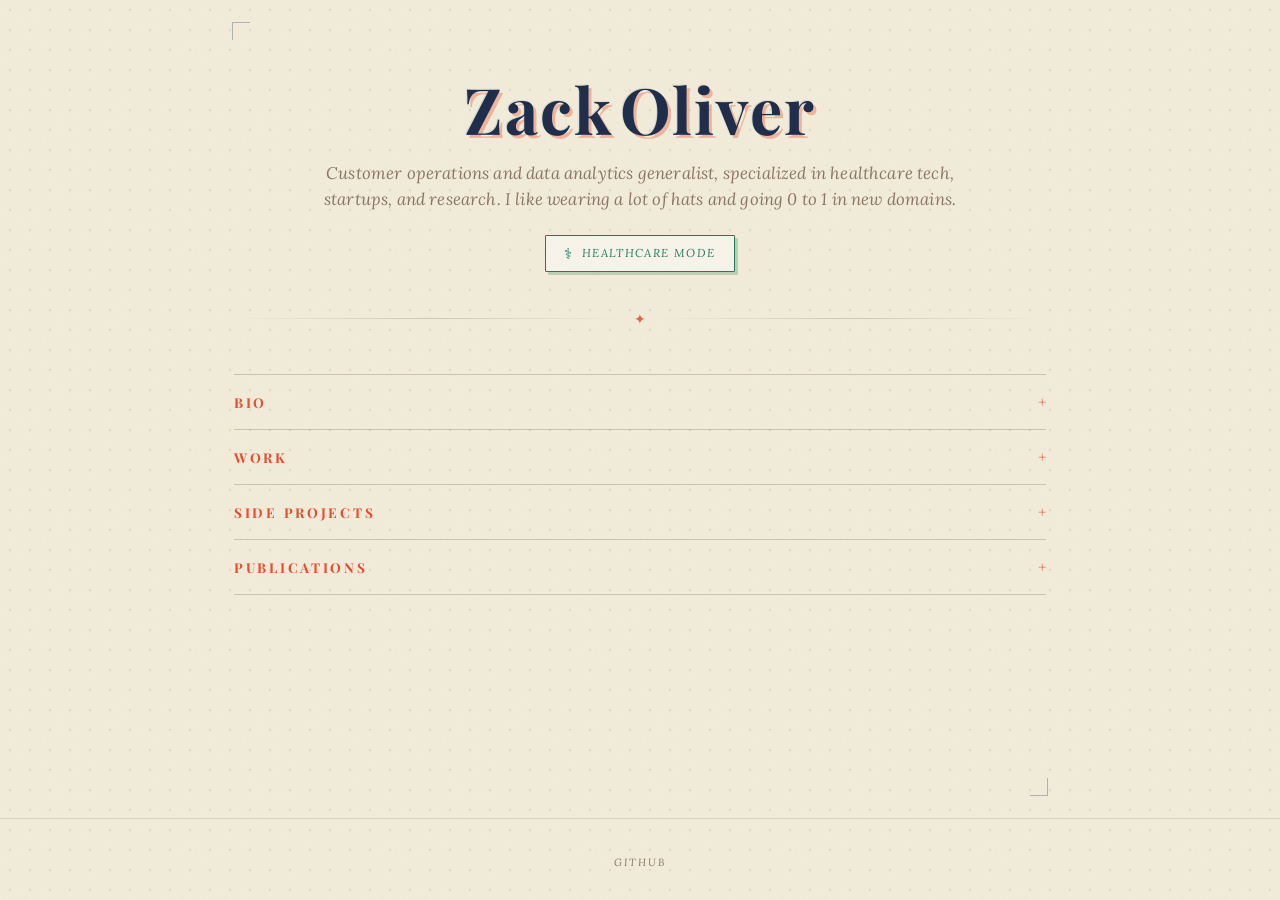
<file: index.html>
<!DOCTYPE html>
<html lang="en">
<head>
  <meta charset="UTF-8" />
  <meta name="viewport" content="width=device-width, initial-scale=1.0" />
  <title>Zack Oliver</title>
  <link rel="preconnect" href="https://fonts.googleapis.com" />
  <link rel="preconnect" href="https://fonts.gstatic.com" crossorigin />
  <link href="https://fonts.googleapis.com/css2?family=Playfair+Display:ital,wght@0,400;0,600;0,700;1,400&family=Lora:ital,wght@0,300;0,400;1,300;1,400&display=swap" rel="stylesheet" />
  <link rel="stylesheet" href="style.css" />
</head>
<body>
  <div class="noise"></div>

  <main>
    <header class="hero fade-in">
      <h1><span class="name-first">Zack</span> <span class="name-last">Oliver</span></h1>
      <p class="tagline">Customer operations and data analytics generalist, specialized in healthcare tech, startups, and research. I like wearing a lot of hats and going 0 to 1 in new domains.</p>
      <p class="mode-switch-wrap">
        <a class="mode-switch" href="healthcare.html"><span class="mode-switch-icon" aria-hidden="true">⚕</span> Healthcare Mode</a>
      </p>
    </header>

    <div class="deco-divider fade-in delay-1">
      <span class="divider-rule"></span>
      <span class="divider-center">✦</span>
      <span class="divider-rule"></span>
    </div>

    <div class="sections fade-in delay-2">

      <!-- Bio -->
      <div class="collapsible">
        <button class="collapsible-header" aria-expanded="false">
          <span class="collapsible-title">Bio</span>
          <span class="collapsible-icon">+</span>
        </button>
        <div class="collapsible-body">
          <div class="collapsible-body-inner">
            <p class="bio-text">I caught the startup bug in 2019, when I joined LeanTaaS as an individual contributor. Today I lead customer success and implementations for our infusion center software, which health systems and private practices across the country use to optimize scheduling, nurse assignments, staffing, and (soon!) pharmacy queues. Basically, I help make sure the chairs are full and the nurses aren't drowning. My team's consultative approach to Customer Success has played a key role in growing our product's revenue 10x. Lately, I've led data collection for empirical research on nursing practice, and I'm now figuring out how to roll out an AI-powered platform that transforms how we do Customer Success, beyond just making the slide decks.</p>
            <p class="bio-text">Before healthtech, I worked in innovation research at RTI International, where I put dollar figures on things most people take for granted, like GPS. On the healthcare side, I examined how NIH grants helped companies advance clinical trials, weighed policy options to promote drug R&amp;D, and studied the economic impact of pandemics.</p>
          </div>
        </div>
      </div>

      <!-- Work -->
      <div class="collapsible">
        <button class="collapsible-header" aria-expanded="false">
          <span class="collapsible-title">Work</span>
          <span class="collapsible-icon">+</span>
        </button>
        <div class="collapsible-body">
          <div class="collapsible-body-inner">
            <div class="ext-links">
              <a class="ext-link" href="https://www.linkedin.com/in/zackoliver/" target="_blank" rel="noopener">LinkedIn</a>
              <a class="ext-link" href="https://drive.google.com/file/d/1kv2L6vdcM7MrPz89x0JwOyeT-WVgE5cF/view?usp=sharing" target="_blank" rel="noopener">Resume</a>
            </div>
          </div>
        </div>
      </div>

      <!-- Side Projects -->
      <div class="collapsible">
        <button class="collapsible-header" aria-expanded="false">
          <span class="collapsible-title">Side Projects</span>
          <span class="collapsible-icon">+</span>
        </button>
        <div class="collapsible-body">
          <div class="collapsible-body-inner">

            <div class="library">
              <div class="spine-stack">

                <div class="spine" data-project="clt">
                  <div class="spine-binding"></div>
                  <div class="spine-body">
                    <span class="spine-title">Charlotte Startup Index</span>
                    <span class="spine-tag">Community</span>
                  </div>
                </div>

                <div class="spine" data-project="kettlebell">
                  <div class="spine-binding"></div>
                  <div class="spine-body">
                    <span class="spine-title">Kettlebell Genie</span>
                    <span class="spine-tag">Fitness</span>
                  </div>
                </div>

                <div class="spine" data-project="nombook">
                  <div class="spine-binding"></div>
                  <div class="spine-body">
                    <span class="spine-title">NomBook</span>
                    <span class="spine-tag">Cooking &amp; Lifestyle</span>
                  </div>
                </div>

                <div class="spine" data-project="spark">
                  <div class="spine-binding"></div>
                  <div class="spine-body">
                    <span class="spine-title">Spark App</span>
                    <span class="spine-tag">Creativity</span>
                  </div>
                </div>

                <div class="spine" data-project="arcade">
                  <div class="spine-binding"></div>
                  <div class="spine-body">
                    <span class="spine-title">Retro Arcade Games</span>
                    <span class="spine-tag">Fun</span>
                  </div>
                </div>

              </div>

              <div class="book-panel">
                <div class="panel-hint" id="panelHint">
                  <span class="hint-arrow">←</span>
                  <span class="hint-text">select a project</span>
                </div>
                <div class="panel-content" id="panelContent" style="display:none">
                  <div class="panel-item" id="pTag"><span class="panel-tag"></span></div>
                  <div class="panel-item" id="pTitle"><h3 class="panel-title"></h3></div>
                  <div class="panel-item" id="pDesc"><p class="panel-desc"></p></div>
                  <div class="panel-item" id="pStack"><div class="panel-stack"></div></div>
                  <div class="panel-item" id="pLink">
                    <a class="panel-link" href="#" target="_blank" rel="noopener">Visit Project</a>
                  </div>
                </div>
              </div>
            </div>

          </div>
        </div>
      </div>

      <!-- Publications -->
      <div class="collapsible collapsible--last">
        <button class="collapsible-header" aria-expanded="false">
          <span class="collapsible-title">Publications</span>
          <span class="collapsible-icon">+</span>
        </button>
        <div class="collapsible-body">
          <div class="collapsible-body-inner">

      <div class="pub-press">
        <span class="pub-press-label">As cited in</span>
        <span class="pub-press-outlets">
          <span>The New York Times</span>
          <span>NPR</span>
          <span>Ars Technica</span>
          <span>Becker's</span>
        </span>
      </div>

      <ol class="pub-list">

        <li class="pub-item">
          <span class="pub-year">2024</span>
          <div class="pub-body">
            <p class="pub-authors">Tobias, P., <strong>Oliver, Z. T.</strong>, &amp; Huang, Y.</p>
            <p class="pub-title"><a class="pub-link" href="https://www.ons.org/publications-research/cjon/28/2/using-acuity-predict-oncology-infusion-center-daily-nurse-staffing" target="_blank" rel="noopener">Using Acuity to Predict Oncology Infusion Center Daily Nurse Staffing and Outcomes</a></p>
            <p class="pub-venue">Clinical Journal of Oncology Nursing</p>
          </div>
          <span class="pub-tag pub-tag--healthcare">healthcare</span>
        </li>

        <li class="pub-item">
          <span class="pub-year">2022–2024</span>
          <div class="pub-body">
            <p class="pub-authors"><strong>Oliver, Z.</strong></p>
            <p class="pub-title"><a class="pub-link" href="https://cltstartups.substack.com/welcome" target="_blank" rel="noopener">Charlotte Startup Dispatch</a></p>
            <p class="pub-venue">Substack</p>
          </div>
          <span class="pub-tag pub-tag--startups">startups</span>
        </li>

        <li class="pub-item">
          <span class="pub-year">2023</span>
          <div class="pub-body">
            <p class="pub-authors"><strong>Oliver, Z.</strong> &amp; Pikulin, M.</p>
            <p class="pub-title"><a class="pub-link" href="https://leantaas.com/wp-content/uploads/2023/07/LeanTaaS_INF_eBook_ConqueringVariability.pdf" target="_blank" rel="noopener">Expect the unexpected: how to conquer variability in your outpatient infusion center</a></p>
            <p class="pub-venue">LeanTaaS Blog</p>
          </div>
          <span class="pub-tag pub-tag--healthcare">healthcare</span>
        </li>

        <li class="pub-item">
          <span class="pub-year">2020</span>
          <div class="pub-body">
            <p class="pub-authors">Link, A.N. &amp; <strong>Oliver, Z. T.</strong></p>
            <p class="pub-title"><a class="pub-link" href="https://www.e-elgar.com/shop/usd/technology-transfer-and-us-public-sector-innovation-9781788976558.html" target="_blank" rel="noopener">Technology Transfer and US Public Sector Innovation</a></p>
            <p class="pub-venue">Edward Elgar Publishing</p>
          </div>
          <span class="pub-tag pub-tag--innovation">innovation</span>
        </li>

        <li class="pub-item">
          <span class="pub-year">2020</span>
          <div class="pub-body">
            <p class="pub-authors"><strong>Oliver, Z. T.</strong>, Hogan, M., &amp; Albats, E.</p>
            <p class="pub-title"><a class="pub-link" href="https://brill.com/view/journals/thj/7/1/article-p83_4.xml" target="_blank" rel="noopener">Bridging the Knowledge and Business Ecosystems: Resources and Mechanisms for Regional Entrepreneurial Development</a></p>
            <p class="pub-venue">Triple Helix, 7(1)</p>
          </div>
          <span class="pub-tag pub-tag--startups">startups</span>
        </li>

        <li class="pub-item">
          <span class="pub-year">2019</span>
          <div class="pub-body">
            <p class="pub-authors">O'Connor, A.C., Gallaher, M.P., Clark-Sutton, K., <strong>Oliver, Z. T.</strong>, et al.</p>
            <p class="pub-title"><a class="pub-link" href="https://www.rti.org/publication/economic-benefits-global-positioning-system-gps" target="_blank" rel="noopener">Economic Benefits of the Global Positioning System (GPS)</a></p>
            <p class="pub-venue">RTI International / NIST</p>
          </div>
          <span class="pub-tag pub-tag--innovation">innovation</span>
        </li>

        <li class="pub-item">
          <span class="pub-year">2018</span>
          <div class="pub-body">
            <p class="pub-authors">Honeycutt, A.A., Allaire, B.T., Scott, T.J., <strong>Oliver, Z. T.</strong>, &amp; O'Connor, A.C.</p>
            <p class="pub-title"><a class="pub-link" href="https://aspe.hhs.gov/sites/default/files/migrated_legacy_files//179772/DrugDevelopmentPolicyTools.pdf" target="_blank" rel="noopener">Costs and benefits of selected policy tools to promote drug development</a></p>
            <p class="pub-venue">Prepared for ASPE, U.S. Department of Health and Human Services</p>
          </div>
          <span class="pub-tag pub-tag--healthcare">healthcare</span>
        </li>

        <li class="pub-item">
          <span class="pub-year">2018</span>
          <div class="pub-body">
            <p class="pub-authors">Chen, C., Link, A.N., &amp; <strong>Oliver, Z. T.</strong></p>
            <p class="pub-title"><a class="pub-link" href="https://link.springer.com/article/10.1007/s11192-018-2665-2" target="_blank" rel="noopener">US federal laboratories and their research partners: a quantitative case study</a></p>
            <p class="pub-venue">Scientometrics, 115, 501–517</p>
          </div>
          <span class="pub-tag pub-tag--innovation">innovation</span>
        </li>

        <li class="pub-item">
          <span class="pub-year">2018</span>
          <div class="pub-body">
            <p class="pub-authors"><strong>Oliver, Z.</strong>, Clark-Sutton, K., VanLear, S., et al.</p>
            <p class="pub-title"><a class="pub-link" href="https://www.rti.org/publication/impact-facebooks-us-data-center-fleet" target="_blank" rel="noopener">The Impact of Facebook's U.S. Data Center Fleet</a></p>
            <p class="pub-venue">RTI International</p>
          </div>
          <span class="pub-tag pub-tag--innovation">innovation</span>
        </li>

        <li class="pub-item">
          <span class="pub-year">2017</span>
          <div class="pub-body">
            <p class="pub-authors">Walsh, A.C., Salem, M., <strong>Oliver, Z. T.</strong>, &amp; Clark-Sutton, K.</p>
            <p class="pub-title"><a class="pub-link" href="https://link.springer.com/article/10.1007/s10961-017-9610-z" target="_blank" rel="noopener">Social and Economic Impact of the Commercialization of the Argus II Artificial Retina in the United States</a></p>
            <p class="pub-venue">Journal of Technology Transfer</p>
          </div>
          <span class="pub-tag pub-tag--healthcare">healthcare</span>
        </li>

        <li class="pub-item">
          <span class="pub-year">2017</span>
          <div class="pub-body">
            <p class="pub-authors">Gallaher, M.P., Scott, T.J., <strong>Oliver, Z. T.</strong>, Clark-Sutton, K., &amp; Anderson, B.</p>
            <p class="pub-title"><a class="pub-link" href="https://www.energy.gov/eere/buildings/downloads/benefit-cost-evaluation-us-department-energy-investment-hvac-water-heating" target="_blank" rel="noopener">Benefit-Cost Evaluation of US Department of Energy Investment in HVAC, Water Heating, and Appliance Technologies</a></p>
            <p class="pub-venue">RTI International / U.S. Department of Energy</p>
          </div>
          <span class="pub-tag pub-tag--innovation">innovation</span>
        </li>

        <li class="pub-item">
          <span class="pub-year">2017</span>
          <div class="pub-body">
            <p class="pub-authors"><strong>Oliver, Z.</strong>, Lim, B., &amp; Woolacott, J.</p>
            <p class="pub-title"><a class="pub-link" href="https://www.ncha.org/wp-content/uploads/2018/03/2017-NC-Hospitals-Economic-Impact-Report-FINAL.pdf" target="_blank" rel="noopener">The Economic Impact of Hospitals and Health Systems in North Carolina</a></p>
            <p class="pub-venue">North Carolina Healthcare Association / RTI International</p>
          </div>
          <span class="pub-tag pub-tag--healthcare">healthcare</span>
        </li>

        <li class="pub-item">
          <span class="pub-year">2016</span>
          <div class="pub-body">
            <p class="pub-authors">Gallaher, M.P., <strong>Oliver, Z. T.</strong>, Rieth, K.T., &amp; O'Connor, A.C.</p>
            <p class="pub-title"><a class="pub-link" href="https://www.nist.gov/publications/economic-analysis-technology-infrastructure-needs-advanced-manufacturing-smart" target="_blank" rel="noopener">Economic Analysis of Technology Infrastructure Needs for Advanced Manufacturing: Smart Manufacturing</a></p>
            <p class="pub-venue">NIST GCR 16-007</p>
          </div>
          <span class="pub-tag pub-tag--innovation">innovation</span>
        </li>

        <li class="pub-item">
          <span class="pub-year">2016</span>
          <div class="pub-body">
            <p class="pub-authors">Link, A.N., <strong>Oliver, Z. T.</strong>, &amp; O'Connor, A.C.</p>
            <p class="pub-title"><a class="pub-link" href="https://nvlpubs.nist.gov/nistpubs/gcr/2016/NIST.GCR.16-005.pdf" target="_blank" rel="noopener">Economic Analysis of Technology Infrastructure Needs for Advanced Manufacturing: Advanced Robotics and Automation</a></p>
            <p class="pub-venue">NIST GCR 16-005</p>
          </div>
          <span class="pub-tag pub-tag--innovation">innovation</span>
        </li>

        <li class="pub-item">
          <span class="pub-year">2016</span>
          <div class="pub-body">
            <p class="pub-authors"><strong>Oliver, Z. T.</strong></p>
            <p class="pub-title"><a class="pub-link" href="https://www.darenc.gov/home/showpublisheddocument/1233/636179214120300000" target="_blank" rel="noopener">Dare County Economic Development Strategic Plan</a></p>
            <p class="pub-venue">Dare County</p>
          </div>
          <span class="pub-tag pub-tag--innovation">innovation</span>
        </li>

            </ol>

          </div>
        </div>
      </div>

    </div>
  </main>

  <footer class="fade-in delay-2">
    <a href="https://github.com/zack0liver" target="_blank" rel="noopener">GitHub</a>
  </footer>

  <script src="https://cdnjs.cloudflare.com/ajax/libs/gsap/3.12.5/gsap.min.js"></script>
  <script src="script.js"></script>
</body>
</html>
</file>
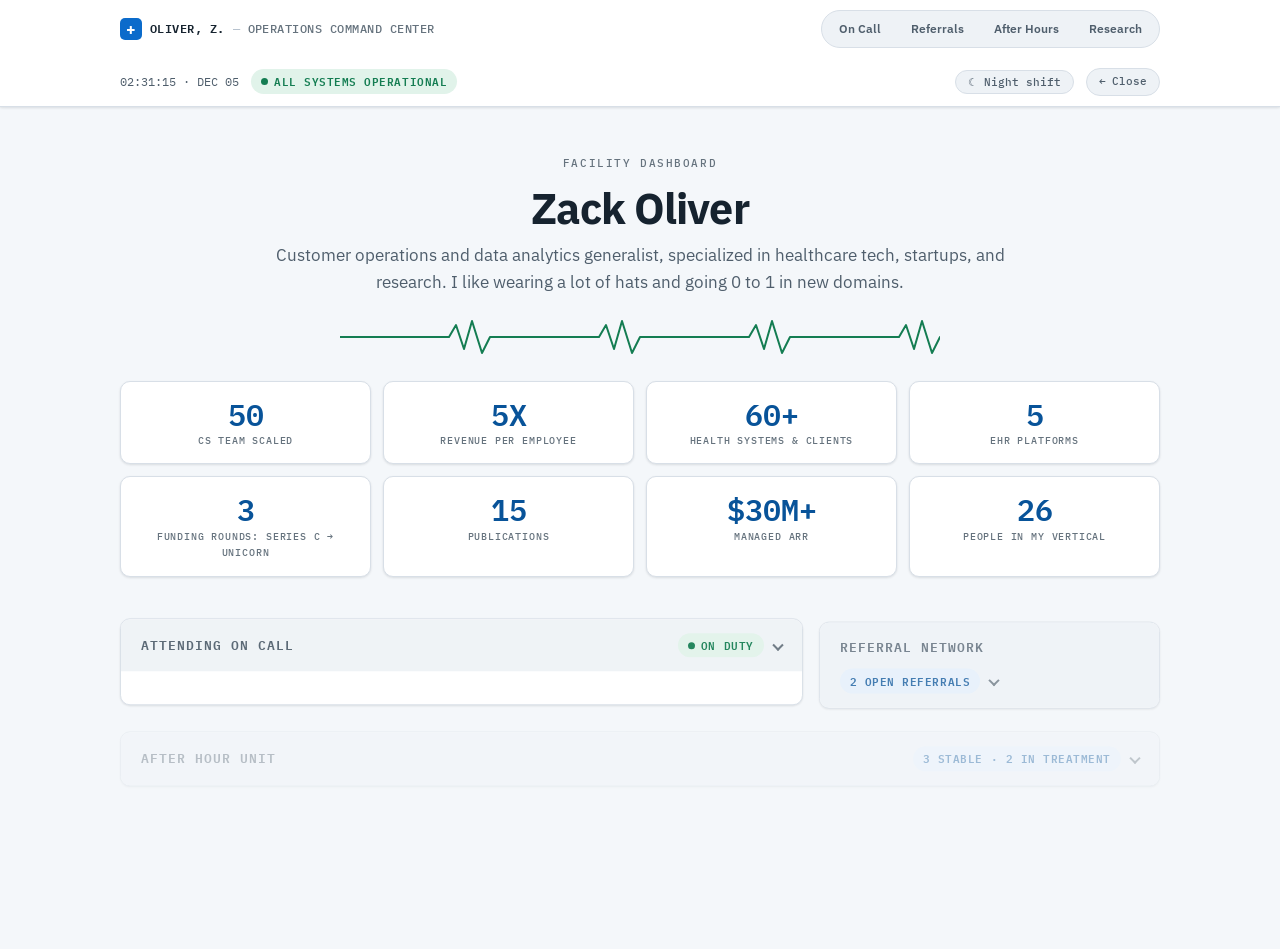
<file: healthcare.html>
<!DOCTYPE html>
<html lang="en">
<head>
  <meta charset="UTF-8" />
  <meta name="viewport" content="width=device-width, initial-scale=1.0" />
  <title>Zack Oliver — Healthcare Mode</title>
  <meta name="description" content="Zack Oliver — customer operations and data analytics generalist, specialized in healthcare tech, startups, and research." />
  <link rel="preconnect" href="https://fonts.googleapis.com" />
  <link rel="preconnect" href="https://fonts.gstatic.com" crossorigin />
  <link href="https://fonts.googleapis.com/css2?family=IBM+Plex+Sans:wght@400;500;600;700&family=IBM+Plex+Mono:wght@400;500;600&display=swap" rel="stylesheet" />
  <link rel="stylesheet" href="healthcare.css" />
</head>
<body>
  <a class="skip-link" href="#main">Skip to content</a>

  <header class="statusbar">
    <div class="statusbar-inner">
      <div class="facility">
        <span class="facility-mark" aria-hidden="true">+</span>
        <span class="facility-name">OLIVER, Z. <span class="facility-sep" aria-hidden="true">—</span> <span class="facility-sub">OPERATIONS COMMAND CENTER</span></span>
      </div>

      <nav class="statusbar-nav" aria-label="Sections">
        <a href="#profile">On Call</a>
        <a href="#consults">Referrals</a>
        <a href="#units">After Hours</a>
        <a href="#records">Research</a>
      </nav>

      <div class="statusbar-right">
        <span class="clock" id="clock" aria-hidden="true"></span>
        <span class="pill pill--ok pill--pulse"><span class="pill-dot" aria-hidden="true"></span>ALL SYSTEMS OPERATIONAL</span>
        <div class="statusbar-actions">
          <button class="theme-toggle" id="themeToggle" type="button" aria-pressed="false">
            <span class="theme-toggle-icon" aria-hidden="true">☾</span>
            <span class="theme-toggle-label">Night shift</span>
          </button>
          <a class="theme-toggle mode-exit" href="index.html" aria-label="Close — return to the classic portfolio">
            <span aria-hidden="true">←</span>
            <span>Close</span>
          </a>
        </div>
      </div>
    </div>
  </header>

  <main id="main">

    <section class="hero" aria-labelledby="heroName">
      <p class="hero-kicker">FACILITY DASHBOARD</p>
      <h1 id="heroName">Zack Oliver</h1>
      <p class="tagline">Customer operations and data analytics generalist, specialized in healthcare tech, startups, and research. I like wearing a lot of hats and going 0 to 1 in new domains.</p>

      <div class="ekg" aria-hidden="true">
        <svg viewBox="0 0 600 40" preserveAspectRatio="none" focusable="false">
          <path class="ekg-path" d="M0,20 L109,20 L116,8 L124,32 L132,4 L142,36 L150,20 L259,20 L266,8 L274,32 L282,4 L292,36 L300,20 L409,20 L416,8 L424,32 L432,4 L442,36 L450,20 L559,20 L566,8 L574,32 L582,4 L592,36 L600,20"
                fill="none" stroke="currentColor" stroke-width="2" stroke-linejoin="round" stroke-linecap="round" />
        </svg>
      </div>

      <ul class="kpi-strip">
        <li class="kpi">
          <span class="kpi-num" data-target="50">50</span>
          <span class="kpi-label">CS team scaled</span>
        </li>
        <li class="kpi">
          <span class="kpi-num" data-target="5" data-suffix="X">5X</span>
          <span class="kpi-label">Revenue per employee</span>
        </li>
        <li class="kpi">
          <span class="kpi-num" data-target="60" data-suffix="+">60+</span>
          <span class="kpi-label">Health systems &amp; clients</span>
        </li>
        <li class="kpi">
          <span class="kpi-num" data-target="5">5</span>
          <span class="kpi-label">EHR platforms</span>
        </li>
        <li class="kpi">
          <span class="kpi-num" data-target="3">3</span>
          <span class="kpi-label">Funding rounds: Series C → Unicorn</span>
        </li>
        <li class="kpi">
          <span class="kpi-num" data-target="15">15</span>
          <span class="kpi-label">Publications</span>
        </li>
        <li class="kpi">
          <span class="kpi-num" data-target="30" data-prefix="$" data-suffix="M+">$30M+</span>
          <span class="kpi-label">Managed ARR</span>
        </li>
        <li class="kpi">
          <span class="kpi-num" data-target="26">26</span>
          <span class="kpi-label">People in my vertical</span>
        </li>
      </ul>
    </section>

    <div class="board">

      <!-- Bio → Attending on Call -->
      <section class="panel panel--profile" id="profile" aria-labelledby="profileTitle">
        <h2 class="panel-heading">
          <button type="button" class="panel-head panel-toggle" id="profileToggle" aria-expanded="true" aria-controls="profileCollapse">
            <span class="panel-title" id="profileTitle">Attending on Call</span>
            <span class="panel-head-right">
              <span class="pill pill--ok"><span class="pill-dot" aria-hidden="true"></span>ON DUTY</span>
              <span class="panel-chevron" aria-hidden="true"></span>
            </span>
          </button>
        </h2>
        <div class="panel-collapse" id="profileCollapse">
        <div class="panel-collapse-inner">
        <div class="panel-body profile-grid">
          <dl class="id-band">
            <div class="id-field">
              <dt>Shift</dt>
              <dd>12+ years improving healthcare</dd>
            </div>
            <div class="id-field">
              <dt>Service line</dt>
              <dd>Customer Success &amp; Implementation</dd>
            </div>
            <div class="id-field">
              <dt>Specialty</dt>
              <dd>Customer Strategy · Analytics · Technical Problem Solving · Healthcare</dd>
            </div>
            <div class="id-field">
              <dt>Prior rotations</dt>
              <dd>RTI International · Teach For America</dd>
            </div>
            <div class="id-field">
              <dt>Current rotation</dt>
              <dd>LeanTaaS</dd>
            </div>
          </dl>
          <div class="clinical-notes">
            <h3 class="notes-label">Clinical notes</h3>
            <p class="bio-text">Healthcare tech implementation and CS leader who turns data into action and ideas into reality. I've worked across 5 EHR platforms, with the deepest expertise in Epic. I build AI-powered workflows for my teams and real software (like a fitness app) for fun. Always somewhere between a spreadsheet and a side project.</p>
            <p class="bio-text">I didn't set out to be a startup person — but I caught the bug working on innovation policy at RTI International, then building CS from the ground up at LeanTaaS. I joined at Series C as an individual contributor, earned a seat on the management team, and scaled CS to a team of 50 as the company grew to unicorn status.</p>
          </div>
        </div>
        </div>
        </div>
      </section>

      <!-- Work → Referral Network -->
      <section class="panel panel--consults" id="consults" aria-labelledby="consultsTitle">
        <h2 class="panel-heading">
          <button type="button" class="panel-head panel-toggle" id="consultsToggle" aria-expanded="true" aria-controls="consultsCollapse">
            <span class="panel-title" id="consultsTitle">Referral Network</span>
            <span class="panel-head-right">
              <span class="pill pill--info">2 OPEN REFERRALS</span>
              <span class="panel-chevron" aria-hidden="true"></span>
            </span>
          </button>
        </h2>
        <div class="panel-collapse" id="consultsCollapse">
          <div class="panel-collapse-inner">
            <div class="panel-body order-list">
              <a class="order" href="https://www.linkedin.com/in/zackoliver/" target="_blank" rel="noopener">
                <span class="order-text">
                  <span class="order-name">LinkedIn</span>
                  <span class="order-sub">Request consult</span>
                </span>
                <span class="order-arrow" aria-hidden="true">↗</span>
              </a>
              <a class="order" href="https://drive.google.com/file/d/1kv2L6vdcM7MrPz89x0JwOyeT-WVgE5cF/view?usp=sharing" target="_blank" rel="noopener">
                <span class="order-text">
                  <span class="order-name">Resume</span>
                  <span class="order-sub">Full chart · PDF</span>
                </span>
                <span class="order-arrow" aria-hidden="true">↗</span>
              </a>
            </div>
          </div>
        </div>
      </section>

      <!-- Side Projects → After Hour Unit bed board -->
      <section class="panel panel--units" id="units" aria-labelledby="unitsTitle">
        <h2 class="panel-heading">
          <button type="button" class="panel-head panel-toggle" id="unitsToggle" aria-expanded="true" aria-controls="unitsCollapse">
            <span class="panel-title" id="unitsTitle">After Hour Unit</span>
            <span class="panel-head-right">
              <span class="pill pill--info" id="unitsStatusPill">5 BEDS</span>
              <span class="panel-chevron" aria-hidden="true"></span>
            </span>
          </button>
        </h2>
        <div class="panel-collapse" id="unitsCollapse">
          <div class="panel-collapse-inner">
            <div class="unit-board" id="unitBoard">
              <noscript>
                <ul class="noscript-units">
                  <li><a href="https://cltstartups.com/" target="_blank" rel="noopener">Charlotte Startup Index</a></li>
                  <li><a href="https://zack0liver.github.io/kettlebell-app/" target="_blank" rel="noopener">Kettlebell Genie</a></li>
                  <li><a href="https://zack0liver.github.io/recipe-clipper/" target="_blank" rel="noopener">NomBook</a></li>
                  <li><a href="https://zack0liver.github.io/spark-app/" target="_blank" rel="noopener">Spark App</a></li>
                  <li><a href="https://zack0liver.github.io/games" target="_blank" rel="noopener">Retro Arcade Games</a></li>
                </ul>
              </noscript>
            </div>
          </div>
        </div>
      </section>

      <!-- Publications → Research Unit -->
      <section class="panel panel--records" id="records" aria-labelledby="recordsTitle">
        <h2 class="panel-heading">
          <button type="button" class="panel-head panel-toggle" id="recordsToggle" aria-expanded="true" aria-controls="recordsCollapse">
            <span class="panel-title" id="recordsTitle">Research Unit</span>
            <span class="panel-head-right">
              <span class="pill pill--info">15 ENTRIES</span>
              <span class="panel-chevron" aria-hidden="true"></span>
            </span>
          </button>
        </h2>
        <div class="panel-collapse" id="recordsCollapse">
        <div class="panel-collapse-inner">
        <div class="panel-body">

          <div class="validation-strip">
            <span class="validation-label">External validation — as cited in</span>
            <span class="validation-outlets">
              <span>The New York Times</span>
              <span>NPR</span>
              <span>Ars Technica</span>
              <span>Becker's</span>
            </span>
          </div>

          <div class="filter-bar" role="group" aria-label="Filter records by tag">
            <button class="filter-btn" type="button" data-filter="all" aria-pressed="true">All <span class="filter-count">15</span></button>
            <button class="filter-btn" type="button" data-filter="healthcare" aria-pressed="false">healthcare <span class="filter-count">5</span></button>
            <button class="filter-btn" type="button" data-filter="startups" aria-pressed="false">startups <span class="filter-count">2</span></button>
            <button class="filter-btn" type="button" data-filter="innovation" aria-pressed="false">innovation <span class="filter-count">8</span></button>
            <span class="visually-hidden" aria-live="polite" id="filterStatus"></span>
          </div>

          <ol class="pub-list">

            <li class="pub-item" data-tag="healthcare">
              <span class="pub-year">2024</span>
              <div class="pub-body">
                <p class="pub-authors">Tobias, P., <strong>Oliver, Z. T.</strong>, &amp; Huang, Y.</p>
                <p class="pub-title"><a class="pub-link" href="https://www.ons.org/publications-research/cjon/28/2/using-acuity-predict-oncology-infusion-center-daily-nurse-staffing" target="_blank" rel="noopener">Using Acuity to Predict Oncology Infusion Center Daily Nurse Staffing and Outcomes</a></p>
                <p class="pub-venue">Clinical Journal of Oncology Nursing</p>
              </div>
              <span class="pub-tag pub-tag--healthcare">healthcare</span>
            </li>

            <li class="pub-item" data-tag="startups">
              <span class="pub-year">2022–2024</span>
              <div class="pub-body">
                <p class="pub-authors"><strong>Oliver, Z.</strong></p>
                <p class="pub-title"><a class="pub-link" href="https://cltstartups.substack.com/welcome" target="_blank" rel="noopener">Charlotte Startup Dispatch</a></p>
                <p class="pub-venue">Substack</p>
              </div>
              <span class="pub-tag pub-tag--startups">startups</span>
            </li>

            <li class="pub-item" data-tag="healthcare">
              <span class="pub-year">2023</span>
              <div class="pub-body">
                <p class="pub-authors"><strong>Oliver, Z.</strong> &amp; Pikulin, M.</p>
                <p class="pub-title"><a class="pub-link" href="https://leantaas.com/wp-content/uploads/2023/07/LeanTaaS_INF_eBook_ConqueringVariability.pdf" target="_blank" rel="noopener">Expect the unexpected: how to conquer variability in your outpatient infusion center</a></p>
                <p class="pub-venue">LeanTaaS Blog</p>
              </div>
              <span class="pub-tag pub-tag--healthcare">healthcare</span>
            </li>

            <li class="pub-item" data-tag="innovation">
              <span class="pub-year">2020</span>
              <div class="pub-body">
                <p class="pub-authors">Link, A.N. &amp; <strong>Oliver, Z. T.</strong></p>
                <p class="pub-title"><a class="pub-link" href="https://www.e-elgar.com/shop/usd/technology-transfer-and-us-public-sector-innovation-9781788976558.html" target="_blank" rel="noopener">Technology Transfer and US Public Sector Innovation</a></p>
                <p class="pub-venue">Edward Elgar Publishing</p>
              </div>
              <span class="pub-tag pub-tag--innovation">innovation</span>
            </li>

            <li class="pub-item" data-tag="startups">
              <span class="pub-year">2020</span>
              <div class="pub-body">
                <p class="pub-authors"><strong>Oliver, Z. T.</strong>, Hogan, M., &amp; Albats, E.</p>
                <p class="pub-title"><a class="pub-link" href="https://brill.com/view/journals/thj/7/1/article-p83_4.xml" target="_blank" rel="noopener">Bridging the Knowledge and Business Ecosystems: Resources and Mechanisms for Regional Entrepreneurial Development</a></p>
                <p class="pub-venue">Triple Helix, 7(1)</p>
              </div>
              <span class="pub-tag pub-tag--startups">startups</span>
            </li>

            <li class="pub-item" data-tag="innovation">
              <span class="pub-year">2019</span>
              <div class="pub-body">
                <p class="pub-authors">O'Connor, A.C., Gallaher, M.P., Clark-Sutton, K., <strong>Oliver, Z. T.</strong>, et al.</p>
                <p class="pub-title"><a class="pub-link" href="https://www.rti.org/publication/economic-benefits-global-positioning-system-gps" target="_blank" rel="noopener">Economic Benefits of the Global Positioning System (GPS)</a></p>
                <p class="pub-venue">RTI International / NIST</p>
              </div>
              <span class="pub-tag pub-tag--innovation">innovation</span>
            </li>

            <li class="pub-item" data-tag="healthcare">
              <span class="pub-year">2018</span>
              <div class="pub-body">
                <p class="pub-authors">Honeycutt, A.A., Allaire, B.T., Scott, T.J., <strong>Oliver, Z. T.</strong>, &amp; O'Connor, A.C.</p>
                <p class="pub-title"><a class="pub-link" href="https://aspe.hhs.gov/sites/default/files/migrated_legacy_files//179772/DrugDevelopmentPolicyTools.pdf" target="_blank" rel="noopener">Costs and benefits of selected policy tools to promote drug development</a></p>
                <p class="pub-venue">Prepared for ASPE, U.S. Department of Health and Human Services</p>
              </div>
              <span class="pub-tag pub-tag--healthcare">healthcare</span>
            </li>

            <li class="pub-item" data-tag="innovation">
              <span class="pub-year">2018</span>
              <div class="pub-body">
                <p class="pub-authors">Chen, C., Link, A.N., &amp; <strong>Oliver, Z. T.</strong></p>
                <p class="pub-title"><a class="pub-link" href="https://link.springer.com/article/10.1007/s11192-018-2665-2" target="_blank" rel="noopener">US federal laboratories and their research partners: a quantitative case study</a></p>
                <p class="pub-venue">Scientometrics, 115, 501–517</p>
              </div>
              <span class="pub-tag pub-tag--innovation">innovation</span>
            </li>

            <li class="pub-item" data-tag="innovation">
              <span class="pub-year">2018</span>
              <div class="pub-body">
                <p class="pub-authors"><strong>Oliver, Z.</strong>, Clark-Sutton, K., VanLear, S., et al.</p>
                <p class="pub-title"><a class="pub-link" href="https://www.rti.org/publication/impact-facebooks-us-data-center-fleet" target="_blank" rel="noopener">The Impact of Facebook's U.S. Data Center Fleet</a></p>
                <p class="pub-venue">RTI International</p>
              </div>
              <span class="pub-tag pub-tag--innovation">innovation</span>
            </li>

            <li class="pub-item" data-tag="healthcare">
              <span class="pub-year">2017</span>
              <div class="pub-body">
                <p class="pub-authors">Walsh, A.C., Salem, M., <strong>Oliver, Z. T.</strong>, &amp; Clark-Sutton, K.</p>
                <p class="pub-title"><a class="pub-link" href="https://link.springer.com/article/10.1007/s10961-017-9610-z" target="_blank" rel="noopener">Social and Economic Impact of the Commercialization of the Argus II Artificial Retina in the United States</a></p>
                <p class="pub-venue">Journal of Technology Transfer</p>
              </div>
              <span class="pub-tag pub-tag--healthcare">healthcare</span>
            </li>

            <li class="pub-item" data-tag="innovation">
              <span class="pub-year">2017</span>
              <div class="pub-body">
                <p class="pub-authors">Gallaher, M.P., Scott, T.J., <strong>Oliver, Z. T.</strong>, Clark-Sutton, K., &amp; Anderson, B.</p>
                <p class="pub-title"><a class="pub-link" href="https://www.energy.gov/eere/buildings/downloads/benefit-cost-evaluation-us-department-energy-investment-hvac-water-heating" target="_blank" rel="noopener">Benefit-Cost Evaluation of US Department of Energy Investment in HVAC, Water Heating, and Appliance Technologies</a></p>
                <p class="pub-venue">RTI International / U.S. Department of Energy</p>
              </div>
              <span class="pub-tag pub-tag--innovation">innovation</span>
            </li>

            <li class="pub-item" data-tag="healthcare">
              <span class="pub-year">2017</span>
              <div class="pub-body">
                <p class="pub-authors"><strong>Oliver, Z.</strong>, Lim, B., &amp; Woolacott, J.</p>
                <p class="pub-title"><a class="pub-link" href="https://www.ncha.org/wp-content/uploads/2018/03/2017-NC-Hospitals-Economic-Impact-Report-FINAL.pdf" target="_blank" rel="noopener">The Economic Impact of Hospitals and Health Systems in North Carolina</a></p>
                <p class="pub-venue">North Carolina Healthcare Association / RTI International</p>
              </div>
              <span class="pub-tag pub-tag--healthcare">healthcare</span>
            </li>

            <li class="pub-item" data-tag="innovation">
              <span class="pub-year">2016</span>
              <div class="pub-body">
                <p class="pub-authors">Gallaher, M.P., <strong>Oliver, Z. T.</strong>, Rieth, K.T., &amp; O'Connor, A.C.</p>
                <p class="pub-title"><a class="pub-link" href="https://www.nist.gov/publications/economic-analysis-technology-infrastructure-needs-advanced-manufacturing-smart" target="_blank" rel="noopener">Economic Analysis of Technology Infrastructure Needs for Advanced Manufacturing: Smart Manufacturing</a></p>
                <p class="pub-venue">NIST GCR 16-007</p>
              </div>
              <span class="pub-tag pub-tag--innovation">innovation</span>
            </li>

            <li class="pub-item" data-tag="innovation">
              <span class="pub-year">2016</span>
              <div class="pub-body">
                <p class="pub-authors">Link, A.N., <strong>Oliver, Z. T.</strong>, &amp; O'Connor, A.C.</p>
                <p class="pub-title"><a class="pub-link" href="https://nvlpubs.nist.gov/nistpubs/gcr/2016/NIST.GCR.16-005.pdf" target="_blank" rel="noopener">Economic Analysis of Technology Infrastructure Needs for Advanced Manufacturing: Advanced Robotics and Automation</a></p>
                <p class="pub-venue">NIST GCR 16-005</p>
              </div>
              <span class="pub-tag pub-tag--innovation">innovation</span>
            </li>

            <li class="pub-item" data-tag="innovation">
              <span class="pub-year">2016</span>
              <div class="pub-body">
                <p class="pub-authors"><strong>Oliver, Z. T.</strong></p>
                <p class="pub-title"><a class="pub-link" href="https://www.darenc.gov/home/showpublisheddocument/1233/636179214120300000" target="_blank" rel="noopener">Dare County Economic Development Strategic Plan</a></p>
                <p class="pub-venue">Dare County</p>
              </div>
              <span class="pub-tag pub-tag--innovation">innovation</span>
            </li>

          </ol>

        </div>
        </div>
        </div>
      </section>

    </div>
    <div id="scrollSpacer" aria-hidden="true" style="height: 0px;"></div>
  </main>

  <footer class="sys-footer">
    <span class="sys-line">SOURCE: <a href="https://github.com/zack0liver" target="_blank" rel="noopener">GitHub</a></span>
    <span class="sys-line sys-line--right">END OF SHIFT REPORT</span>
  </footer>

  <script src="https://cdnjs.cloudflare.com/ajax/libs/gsap/3.12.5/gsap.min.js"></script>
  <script src="healthcare.js"></script>
</body>
</html>
</file>
<file: style.css>
/* ── Reset & Base ─────────────────────────────────── */
*, *::before, *::after {
  box-sizing: border-box;
  margin: 0;
  padding: 0;
}

:root {
  --bg:         #f2ecd9;
  --bg-paper:   #f8f4ea;
  --ink:        #1c2b4a;
  --ink-2:      #e84b2e;
  --ink-3:      #1f7a5a;
  --text:       #1c2b4a;
  --muted:      #8a7560;
  --muted-light:#6b5540;
  --accent:     #e84b2e;
  --transition: 0.28s cubic-bezier(0.4, 0, 0.2, 1);
}

html { font-size: 16px; scroll-behavior: smooth; }

body {
  background-color: var(--bg);
  color: var(--text);
  font-family: "Lora", Georgia, serif;
  line-height: 1.6;
  min-height: 100vh;
  display: flex;
  flex-direction: column;
  overflow-x: hidden;
}

/* ── Halftone dot grid ────────────────────────────── */
body::before {
  content: "";
  position: fixed;
  inset: 0;
  z-index: 0;
  pointer-events: none;
  background-image: radial-gradient(circle, rgba(28,43,74,0.09) 1px, transparent 1px);
  background-size: 20px 20px;
}

/* ── Paper grain ──────────────────────────────────── */
.noise {
  pointer-events: none;
  position: fixed;
  inset: 0;
  z-index: 100;
  opacity: 0.045;
  background-image: url("data:image/svg+xml,%3Csvg viewBox='0 0 256 256' xmlns='http://www.w3.org/2000/svg'%3E%3Cfilter id='noise'%3E%3CfeTurbulence type='fractalNoise' baseFrequency='0.9' numOctaves='4' stitchTiles='stitch'/%3E%3C/filter%3E%3Crect width='100%25' height='100%25' filter='url(%23noise)'/%3E%3C/svg%3E");
  background-repeat: repeat;
  background-size: 200px 200px;
}

/* ── Layout ───────────────────────────────────────── */
main {
  flex: 1;
  width: 100%;
  max-width: 860px;
  margin: 0 auto;
  padding: 72px 24px 48px;
  position: relative;
  z-index: 1;
}

/* ── Crop marks – top-left ────────────────────────── */
main::before {
  content: "";
  position: absolute;
  top: 22px;
  left: 22px;
  width: 18px;
  height: 18px;
  border-top: 1px solid rgba(28,43,74,0.3);
  border-left: 1px solid rgba(28,43,74,0.3);
  pointer-events: none;
}

/* ── Crop marks – bottom-right ───────────────────── */
main::after {
  content: "";
  position: absolute;
  bottom: 22px;
  right: 22px;
  width: 18px;
  height: 18px;
  border-bottom: 1px solid rgba(28,43,74,0.3);
  border-right: 1px solid rgba(28,43,74,0.3);
  pointer-events: none;
}

/* ── Hero ─────────────────────────────────────────── */
.hero { margin-bottom: 40px; text-align: center; position: relative; }

.hero h1 {
  font-family: "Playfair Display", Georgia, serif;
  font-weight: 700;
  line-height: 1.15;
  color: var(--ink);
}

.name-first,
.name-last {
  display: inline;
  font-size: clamp(2.4rem, 6vw, 4rem);
  font-weight: 700;
  letter-spacing: 0.03em;
  text-shadow:
    3px 3px 0 rgba(232, 75, 46, 0.35),
    -1px -1px 0 rgba(28, 79, 138, 0.12);
}

.tagline {
  margin-top: 14px;
  margin-left: auto;
  margin-right: auto;
  max-width: 640px;
  color: var(--muted);
  font-size: 1.05rem;
  font-style: italic;
  letter-spacing: 0.01em;
  text-wrap: balance;
}

/* ── Hero Links ───────────────────────────────────── */
.hero-links {
  margin-top: 18px;
  display: flex;
  align-items: center;
  justify-content: center;
  gap: 10px;
}

.hero-links a {
  font-family: "Lora", serif;
  font-style: italic;
  font-size: 0.78rem;
  letter-spacing: 0.1em;
  color: var(--muted);
  text-decoration: none;
  transition: color var(--transition);
}

.hero-links a:hover { color: var(--ink-2); }

.hero-links-dot {
  color: var(--muted);
  font-size: 0.7rem;
}

/* ── Healthcare Mode switch ───────────────────────── */
.mode-switch-wrap { margin-top: 22px; }

.mode-switch {
  display: inline-flex;
  align-items: center;
  gap: 8px;
  padding: 8px 18px;
  font-family: "Lora", serif;
  font-size: 0.72rem;
  font-style: italic;
  letter-spacing: 0.12em;
  text-transform: uppercase;
  text-decoration: none;
  color: var(--ink-3);
  background: var(--bg-paper);
  border: 1px solid var(--ink-3);
  border-radius: 1px;
  box-shadow: 3px 3px 0 rgba(31, 122, 90, 0.25);
  transition: background 0.22s ease, color 0.22s ease, box-shadow 0.22s ease;
}

.mode-switch:hover {
  background: var(--ink-3);
  color: var(--bg-paper);
  box-shadow: 5px 5px 0 rgba(28, 43, 74, 0.3);
}

.mode-switch-icon {
  font-size: 0.95rem;
  font-style: normal;
  line-height: 1;
}

/* ── Divider ──────────────────────────────────────── */
.deco-divider {
  display: flex;
  align-items: center;
  gap: 10px;
  margin-bottom: 48px;
}

.divider-rule {
  flex: 1;
  height: 1px;
  background: linear-gradient(to right, transparent, rgba(28,43,74,0.18), transparent);
}

.divider-center {
  flex-shrink: 0;
  font-family: "Lora", serif;
  font-size: 0.9rem;
  font-style: normal;
  color: var(--ink-2);
  opacity: 0.85;
  line-height: 1;
  transition: transform 0.3s ease;
  width: 1em;
  text-align: center;
}

/* ── Collapsible Sections ─────────────────────────── */
.collapsible {
  border-top: 1px solid rgba(28, 43, 74, 0.2);
}

.collapsible--last {
  border-bottom: 1px solid rgba(28, 43, 74, 0.2);
}

.collapsible-header {
  width: 100%;
  background: none;
  border: none;
  cursor: pointer;
  display: flex;
  align-items: center;
  justify-content: space-between;
  padding: 18px 0;
  transition: opacity var(--transition);
}

.collapsible-header:hover { opacity: 0.65; }

.collapsible-title {
  font-family: "Playfair Display", serif;
  font-size: 0.85rem;
  font-weight: 700;
  font-style: normal;
  letter-spacing: 0.2em;
  text-transform: uppercase;
  color: var(--ink-2);
}

.collapsible-icon {
  font-family: "Lora", serif;
  font-size: 1rem;
  color: var(--ink-2);
  line-height: 1;
  flex-shrink: 0;
  opacity: 0.7;
  transition: opacity var(--transition);
}

.collapsible-header[aria-expanded="true"] .collapsible-icon {
  opacity: 1;
}

.collapsible-body {
  height: 0;
  overflow: hidden;
  transition: height 0.4s cubic-bezier(0.4, 0, 0.2, 1);
}

.collapsible-body-inner {
  padding-bottom: 36px;
}

/* ── Bio ──────────────────────────────────────────── */
.bio-text {
  font-size: 0.88rem;
  color: var(--muted-light);
  line-height: 1.8;
  width: 100%;
  display: block;
}

.bio-text + .bio-text {
  margin-top: 16px;
}

/* ── External Link Buttons ────────────────────────── */
.ext-links {
  display: flex;
  gap: 16px;
  width: 100%;
}

a.ext-link {
  display: inline-flex;
  align-items: center;
  justify-content: center;
  padding: 9px 20px;
  font-family: "Lora", serif;
  font-size: 0.72rem;
  font-style: italic;
  letter-spacing: 0.12em;
  text-transform: uppercase;
  text-decoration: none;
  color: var(--bg-paper) !important;
  background: var(--ink-2);
  border-radius: 1px;
  box-shadow: 3px 3px 0 rgba(28,43,74,0.3);
  transition: background 0.22s ease, box-shadow 0.22s ease;
}

a.ext-link:hover {
  background: var(--ink);
  box-shadow: 5px 5px 0 rgba(28,43,74,0.3);
  color: var(--bg-paper) !important;
}

/* ── Library Layout ───────────────────────────────── */
.library {
  display: flex;
  align-items: flex-start;
  gap: 0;
  min-height: 240px;
}

/* ── Spine Stack ──────────────────────────────────── */
.spine-stack {
  display: flex;
  flex-direction: column;
  gap: 6px;
  flex-shrink: 0;
  width: 280px;
}

/* ── Individual Spine ─────────────────────────────── */
.spine {
  display: flex;
  height: 64px;
  border-radius: 1px;
  overflow: hidden;
  cursor: pointer;
  position: relative;
  will-change: transform;
  touch-action: manipulation;
  /* Flat ink shadow */
  box-shadow: 3px 3px 0 rgba(28,43,74,0.18);
  transition: box-shadow 0.22s ease;
}

.spine:hover {
  box-shadow: 5px 5px 0 rgba(28,43,74,0.22);
}

.spine.active {
  box-shadow: 5px 5px 0 rgba(28,43,74,0.22);
}

/* Per-project binding colors — all bodies use warm parchment */
.spine[data-project="clt"]        .spine-binding { background-color: #1c2b4a; }
.spine[data-project="kettlebell"] .spine-binding { background-color: #e84b2e; }
.spine[data-project="nombook"]    .spine-binding { background-color: #1f7a5a; }
.spine[data-project="spark"]      .spine-binding { background-color: #8a6a3a; }
.spine[data-project="arcade"]     .spine-binding { background-color: #6b3f78; }

.spine .spine-body { background-color: var(--bg-paper); }

/* Active accent line */
.spine[data-project="clt"].active        .spine-body::after { background: #1c2b4a; }
.spine[data-project="kettlebell"].active .spine-body::after { background: #e84b2e; }
.spine[data-project="nombook"].active    .spine-body::after { background: #1f7a5a; }
.spine[data-project="spark"].active      .spine-body::after { background: #8a6a3a; }
.spine[data-project="arcade"].active     .spine-body::after { background: #6b3f78; }

.spine-binding {
  width: 14px;
  flex-shrink: 0;
  background-color: var(--ink);
  position: relative;
}

/* Subtle binding highlight */
.spine-binding::after {
  content: "";
  position: absolute;
  top: 0; left: 0;
  width: 3px; height: 100%;
  background: linear-gradient(to right, rgba(255,255,255,0.15), transparent);
}

.spine-body {
  flex: 1;
  background-color: var(--bg-paper);
  display: flex;
  align-items: center;
  justify-content: space-between;
  padding: 0 16px 0 12px;
  position: relative;
  overflow: hidden;
}

/* Active top-edge accent line */
.spine.active .spine-body::after {
  content: "";
  position: absolute;
  top: 0; left: 0; right: 0;
  height: 2px;
}

.spine-title {
  font-family: "Playfair Display", serif;
  font-size: 0.82rem;
  font-weight: 600;
  color: var(--ink);
  letter-spacing: 0.02em;
  position: relative;
}

.spine-tag {
  font-family: "Lora", serif;
  font-size: 0.5rem;
  font-style: italic;
  letter-spacing: 0.12em;
  text-transform: uppercase;
  color: var(--muted);
  position: relative;
  flex-shrink: 0;
}

/* ── Book Panel ───────────────────────────────────── */
.book-panel {
  flex: 1;
  padding: 0 0 0 48px;
  min-height: 220px;
  display: flex;
  align-items: center;
}

/* ── Hint ─────────────────────────────────────────── */
.panel-hint {
  display: flex;
  align-items: center;
  gap: 10px;
  color: var(--muted);
  font-family: "Lora", serif;
  font-style: italic;
  font-size: 0.78rem;
  letter-spacing: 0.06em;
}

.hint-arrow {
  display: inline-block;
  color: var(--ink-2);
  animation: nudge 2.4s ease-in-out infinite;
}

@keyframes nudge {
  0%, 100% { transform: translateX(0); }
  50%       { transform: translateX(-7px); }
}

/* Down-pointing hint arrow for mobile stacked layout */
@keyframes nudge-down {
  0%, 100% { transform: translateY(0); }
  50%       { transform: translateY(7px); }
}

.hint-arrow--down {
  animation: nudge-down 2.4s ease-in-out infinite;
}

/* ── Panel Content ────────────────────────────────── */
.panel-content {
  width: 100%;
  display: none;
  overflow: hidden;
}

.panel-item { will-change: transform, opacity; }

/* Stamp-style category tag */
.panel-tag {
  display: inline-block;
  font-family: "Lora", serif;
  font-style: italic;
  font-size: 0.58rem;
  letter-spacing: 0.22em;
  text-transform: uppercase;
  color: var(--ink-2);
  border: 1px solid rgba(232,75,46,0.4);
  padding: 2px 8px;
  border-radius: 1px;
}

.panel-title {
  font-family: "Playfair Display", serif;
  font-size: clamp(1.4rem, 3vw, 1.9rem);
  font-weight: 700;
  color: var(--ink);
  line-height: 1.15;
  margin-top: 8px;
  overflow: hidden;
  /* Misregistration on panel title */
  text-shadow: 2px 2px 0 rgba(232, 75, 46, 0.2);
}

.panel-desc {
  font-size: 0.83rem;
  color: var(--muted-light);
  line-height: 1.7;
  margin-top: 14px;
  font-weight: 400;
}

/* ── Panel Stack ──────────────────────────────────── */
.panel-stack {
  display: flex;
  flex-wrap: wrap;
  gap: 6px;
  margin-top: 18px;
}

.panel-stack span {
  font-size: 0.58rem;
  letter-spacing: 0.12em;
  text-transform: uppercase;
  color: var(--ink);
  border: 1px solid rgba(28,43,74,0.25);
  padding: 3px 8px;
  font-style: normal;
  font-family: "Lora", serif;
  background: rgba(28,43,74,0.04);
}

/* ── Panel Link ───────────────────────────────────── */
.panel-link {
  display: inline-flex;
  align-items: center;
  gap: 7px;
  margin-top: 22px;
  font-family: "Lora", serif;
  font-size: 0.72rem;
  font-style: italic;
  letter-spacing: 0.12em;
  text-transform: uppercase;
  /* Ink-block: solid coral fill */
  color: var(--bg-paper);
  background: var(--ink-2);
  text-decoration: none;
  border: none;
  padding: 9px 20px;
  border-radius: 1px;
  box-shadow: 3px 3px 0 rgba(28,43,74,0.3);
  transition: background 0.22s ease, box-shadow 0.22s ease, gap 0.22s ease;
}


.panel-link:hover {
  background: var(--ink);
  box-shadow: 5px 5px 0 rgba(28,43,74,0.3);
  gap: 10px;
}

/* ── Publications ─────────────────────────────────── */
.pub-list {
  list-style: none;
}

.pub-item {
  display: flex;
  gap: 24px;
  padding: 18px 0;
  border-bottom: 1px solid rgba(28,43,74,0.1);
}

.pub-item:first-child {
  border-top: 1px solid rgba(28,43,74,0.1);
}

.pub-year {
  font-family: "Lora", serif;
  font-style: italic;
  font-size: 0.7rem;
  color: var(--ink-2);
  letter-spacing: 0.06em;
  flex-shrink: 0;
  width: 36px;
  padding-top: 3px;
}

.pub-body { flex: 1; min-width: 0; }

.pub-authors {
  font-size: 0.75rem;
  color: var(--muted);
  letter-spacing: 0.01em;
  line-height: 1.5;
}

.pub-authors strong {
  color: var(--ink);
  font-weight: 600;
}

.pub-title {
  font-family: "Playfair Display", serif;
  font-size: 0.92rem;
  font-weight: 600;
  color: var(--ink);
  line-height: 1.4;
  margin-top: 5px;
}

.pub-venue {
  font-size: 0.7rem;
  font-style: italic;
  color: var(--muted);
  margin-top: 4px;
  letter-spacing: 0.02em;
}

.pub-press {
  display: flex;
  align-items: baseline;
  gap: 16px;
  margin-bottom: 28px;
  padding-bottom: 18px;
  border-bottom: 1px solid rgba(28,43,74,0.1);
  flex-wrap: wrap;
}

.pub-press-label {
  font-family: "Lora", serif;
  font-style: italic;
  font-size: 0.65rem;
  letter-spacing: 0.14em;
  text-transform: uppercase;
  color: var(--muted);
  flex-shrink: 0;
}

.pub-press-outlets {
  display: flex;
  flex-wrap: wrap;
  gap: 8px 16px;
}

.pub-press-outlets span {
  font-family: "Lora", serif;
  font-size: 0.7rem;
  font-weight: 400;
  letter-spacing: 0.06em;
  color: var(--ink);
  opacity: 0.7;
}

/* ── Publication Tags ─────────────────────────────── */
.pub-tag {
  flex-shrink: 0;
  align-self: flex-start;
  margin-top: 3px;
  font-family: "Lora", serif;
  font-size: 0.58rem;
  font-style: normal;
  letter-spacing: 0.12em;
  text-transform: uppercase;
  padding: 3px 8px;
  color: var(--ink);
  border: 1px solid rgba(28,43,74,0.25);
  background: rgba(28,43,74,0.04);
}

a.pub-link {
  color: inherit;
  text-decoration: none;
  border-bottom: 1px solid rgba(28,43,74,0.25);
  transition: color var(--transition), border-color var(--transition);
}

a.pub-link:hover {
  color: var(--ink-2);
  border-bottom-color: var(--ink-2);
}

/* ── Footer ───────────────────────────────────────── */
footer {
  text-align: center;
  padding: 36px 24px 28px;
  color: var(--muted);
  font-family: "Lora", serif;
  font-style: italic;
  font-size: 0.65rem;
  letter-spacing: 0.2em;
  text-transform: uppercase;
  border-top: 1px solid rgba(28,43,74,0.12);
  position: relative;
  z-index: 1;
}

footer a {
  color: var(--muted);
  text-decoration: none;
  transition: color var(--transition);
}
footer a:hover { color: var(--ink-2); }

/* ── Animations ───────────────────────────────────── */
@keyframes fadeUp {
  from { opacity: 0; transform: translateY(20px); }
  to   { opacity: 1; transform: translateY(0); }
}

.fade-in {
  opacity: 0;
  animation: fadeUp 0.7s cubic-bezier(0.4,0,0.2,1) forwards;
}
.delay-1 { animation-delay: 0.15s; }
.delay-2 { animation-delay: 0.3s; }

/* ── Mobile ───────────────────────────────────────── */
@media (max-width: 640px) {
  main { padding: 52px 20px 32px; }

  .library {
    flex-direction: column;
    gap: 24px;
  }

  .spine-stack { width: 100%; }

  .book-panel {
    padding: 24px 0 0;
    width: 100%;
    border-top: 1px solid rgba(28,43,74,0.12);
  }

  .book-panel .panel-hint {
    padding: 8px 0;
  }

  .panel-title {
    font-size: clamp(1.3rem, 5vw, 1.6rem);
  }

  .panel-link {
    width: 100%;
    justify-content: center;
    text-align: center;
  }

  /* Pub items: wrap tag to its own row */
  .pub-item {
    flex-wrap: wrap;
    row-gap: 8px;
  }

  .pub-body {
    flex: 1 1 calc(100% - 60px);
  }

  .pub-tag {
    margin-left: 60px;
    align-self: auto;
    margin-top: 0;
  }
}

/* ── Touch devices: suppress pointer-only hover effects ── */
@media (hover: none) {
  .collapsible-header:hover { opacity: 1; }

  .spine:hover {
    box-shadow: 3px 3px 0 rgba(28,43,74,0.18);
  }
}
</file>
<file: healthcare.css>
/* ── Reset & Base ─────────────────────────────────── */
*, *::before, *::after {
  box-sizing: border-box;
  margin: 0;
  padding: 0;
}

:root {
  /* surfaces */
  --bg:            #f4f7fa;
  --surface:       #ffffff;
  --surface-2:     #eef2f6;
  --border:        #d8dfe7;
  --border-strong: #b7c2ce;

  /* text */
  --text:   #16232f;
  --text-2: #4f5e6c;
  --text-3: #66737e;

  /* brand + semantic status */
  --accent:        #0b6bcb;
  --accent-strong: #085399;
  --accent-soft:   #e4effb;
  --ok:            #147d52;
  --ok-soft:       #e1f3ea;
  --warn:          #9a5b00;
  --warn-soft:     #fbf0de;

  /* type */
  --font-ui:   "IBM Plex Sans", system-ui, -apple-system, sans-serif;
  --font-mono: "IBM Plex Mono", ui-monospace, "SF Mono", monospace;

  /* shape */
  --radius:      10px;
  --radius-sm:   5px;
  --radius-pill: 999px;
  --shadow-1: 0 1px 2px rgba(22, 35, 47, 0.05), 0 1px 3px rgba(22, 35, 47, 0.07);
  --shadow-2: 0 4px 12px rgba(22, 35, 47, 0.10);
  --transition: 0.18s ease;
}

[data-theme="night"] {
  --bg:            #0e141b;
  --surface:       #171f28;
  --surface-2:     #1e2833;
  --border:        #2a3644;
  --border-strong: #3b4a5b;

  --text:   #e6edf3;
  --text-2: #a9b6c2;
  --text-3: #8b98a5;

  --accent:        #5aa2e8;
  --accent-strong: #8fc0f2;
  --accent-soft:   #14304d;
  --ok:            #3fbf8a;
  --ok-soft:       #0f3226;
  --warn:          #e0a34e;
  --warn-soft:     #3a2c14;

  --shadow-1: none;
  --shadow-2: none;
}

html {
  font-size: 16px;
  scroll-behavior: smooth;
  scroll-padding-top: 76px;
}

body {
  background-color: var(--bg);
  color: var(--text);
  font-family: var(--font-ui);
  line-height: 1.6;
  min-height: 100vh;
  display: flex;
  flex-direction: column;
  overflow-x: hidden;
  transition: background-color var(--transition), color var(--transition);
}

a { color: var(--accent-strong); }

:focus-visible {
  outline: 2px solid var(--accent);
  outline-offset: 2px;
  border-radius: var(--radius-sm);
}

.visually-hidden {
  position: absolute;
  width: 1px;
  height: 1px;
  padding: 0;
  margin: -1px;
  overflow: hidden;
  clip: rect(0 0 0 0);
  white-space: nowrap;
  border: 0;
}

.skip-link {
  position: absolute;
  top: -48px;
  left: 12px;
  z-index: 200;
  background: var(--accent);
  color: #fff;
  padding: 8px 16px;
  border-radius: 0 0 var(--radius-sm) var(--radius-sm);
  font-weight: 600;
  text-decoration: none;
  transition: top var(--transition);
}
.skip-link:focus { top: 0; }

/* ── Status bar ───────────────────────────────────── */
.statusbar {
  position: sticky;
  top: 0;
  z-index: 100;
  background: var(--surface);
  border-bottom: 1px solid var(--border);
  box-shadow: var(--shadow-1);
}

.statusbar-inner {
  max-width: 1080px;
  margin: 0 auto;
  padding: 10px 20px;
  display: flex;
  align-items: center;
  gap: 20px;
  flex-wrap: wrap;
}

.facility {
  display: flex;
  align-items: center;
  gap: 8px;
  font-family: var(--font-mono);
  font-size: 0.78rem;
  font-weight: 600;
  letter-spacing: 0.04em;
  white-space: nowrap;
}

.facility-mark {
  display: inline-flex;
  align-items: center;
  justify-content: center;
  width: 22px;
  height: 22px;
  border-radius: var(--radius-sm);
  background: var(--accent);
  color: #fff;
  font-size: 1rem;
  font-weight: 700;
  line-height: 1;
}

.facility-sub { color: var(--text-3); font-weight: 500; }
.facility-sep { color: var(--border-strong); }

.statusbar-nav {
  display: flex;
  gap: 2px;
  margin-left: auto;
  background: var(--surface-2);
  border: 1px solid var(--border);
  border-radius: var(--radius-pill);
  padding: 3px;
}

.statusbar-nav a {
  font-size: 0.78rem;
  font-weight: 600;
  color: var(--text-2);
  text-decoration: none;
  padding: 5px 14px;
  border-radius: var(--radius-pill);
  transition: background var(--transition), color var(--transition), box-shadow var(--transition);
}
.statusbar-nav a:hover {
  background: var(--surface);
  color: var(--text);
  box-shadow: var(--shadow-1);
}

.statusbar-right {
  display: flex;
  align-items: center;
  gap: 12px;
  flex: 1;
}

.statusbar-actions {
  display: flex;
  align-items: center;
  gap: 12px;
  margin-left: auto;
}

.clock {
  font-family: var(--font-mono);
  font-size: 0.78rem;
  color: var(--text-2);
  font-variant-numeric: tabular-nums;
  min-width: 15ch;
  text-align: right;
}

/* ── Pills ────────────────────────────────────────── */
.pill {
  display: inline-flex;
  align-items: center;
  gap: 6px;
  font-family: var(--font-mono);
  font-size: 0.66rem;
  font-weight: 600;
  letter-spacing: 0.05em;
  text-transform: uppercase;
  padding: 4px 10px;
  border-radius: var(--radius-pill);
  white-space: nowrap;
}

.pill--ok   { background: var(--ok-soft);     color: var(--ok); }
.pill--info { background: var(--accent-soft); color: var(--accent-strong); }
.pill--warn { background: var(--warn-soft);   color: var(--warn); }

.pill-dot {
  width: 7px;
  height: 7px;
  border-radius: 50%;
  background: currentColor;
  flex-shrink: 0;
}

.pill--pulse .pill-dot { animation: pulse 2s ease-in-out infinite; }

@keyframes pulse {
  0%, 100% { opacity: 1; transform: scale(1); }
  50%      { opacity: 0.45; transform: scale(0.8); }
}

/* ── Theme toggle ─────────────────────────────────── */
.theme-toggle {
  display: inline-flex;
  align-items: center;
  gap: 6px;
  font-family: var(--font-mono);
  font-size: 0.7rem;
  font-weight: 500;
  color: var(--text-2);
  background: var(--surface-2);
  border: 1px solid var(--border);
  border-radius: var(--radius-pill);
  padding: 4px 12px;
  cursor: pointer;
  transition: background var(--transition), color var(--transition), border-color var(--transition);
}
.theme-toggle:hover {
  color: var(--text);
  border-color: var(--border-strong);
}
.theme-toggle[aria-pressed="true"] {
  background: var(--accent-soft);
  color: var(--accent-strong);
  border-color: var(--accent);
}

/* ── Discharge (back to classic portfolio) ────────── */
.mode-exit { text-decoration: none; }

/* ── Layout ───────────────────────────────────────── */
main {
  flex: 1;
  width: 100%;
  max-width: 1080px;
  margin: 0 auto;
  padding: 48px 20px 56px;
}

/* ── Hero ─────────────────────────────────────────── */
.hero {
  text-align: center;
  margin-bottom: 40px;
}

.hero-kicker {
  font-family: var(--font-mono);
  font-size: 0.7rem;
  font-weight: 500;
  letter-spacing: 0.14em;
  color: var(--text-3);
  margin-bottom: 12px;
}

.hero h1 {
  font-size: clamp(1.9rem, 4.6vw, 2.7rem);
  font-weight: 700;
  letter-spacing: -0.02em;
  line-height: 1.1;
}

.tagline {
  margin-top: 10px;
  color: var(--text-2);
  font-size: 1.06rem;
  max-width: 800px;
  margin-left: auto;
  margin-right: auto;
  white-space: normal;
}

.ekg {
  max-width: 600px;
  margin: 20px auto 24px;
  color: var(--ok);
}
.ekg svg { display: block; width: 100%; height: 40px; }

.ekg-path {
  stroke-dasharray: 950;
  stroke-dashoffset: 950;
  animation: ekg-draw 2.2s ease-out 0.3s forwards;
}

@keyframes ekg-draw {
  to { stroke-dashoffset: 0; }
}

/* ── KPI strip ────────────────────────────────────── */
.kpi-strip {
  list-style: none;
  display: grid;
  grid-template-columns: repeat(4, 1fr);
  gap: 12px;
  max-width: 1080px;
  margin: 0 auto;
}

.kpi {
  background: var(--surface);
  border: 1px solid var(--border);
  border-radius: var(--radius);
  box-shadow: var(--shadow-1);
  padding: 16px 12px 14px;
  display: flex;
  flex-direction: column;
  align-items: center;
  gap: 2px;
  transition: transform var(--transition), box-shadow var(--transition);
}
.kpi:hover {
  transform: translateY(-2px);
  box-shadow: var(--shadow-2);
}

.kpi-num {
  font-family: var(--font-mono);
  font-size: 1.9rem;
  font-weight: 600;
  line-height: 1.1;
  color: var(--accent-strong);
  font-variant-numeric: tabular-nums;
}

.kpi-label {
  font-family: var(--font-mono);
  font-size: 0.64rem;
  font-weight: 500;
  letter-spacing: 0.08em;
  text-transform: uppercase;
  color: var(--text-3);
  text-align: center;
}

/* ── Board & panels ───────────────────────────────── */
.board {
  display: grid;
  grid-template-columns: 2fr 1fr;
  gap: 16px;
}

.panel {
  background: var(--surface);
  border: 1px solid var(--border);
  border-radius: var(--radius);
  box-shadow: var(--shadow-1);
  overflow: hidden;
}

.panel--units,
.panel--records { grid-column: 1 / -1; }

.panel-head {
  display: flex;
  align-items: center;
  justify-content: space-between;
  gap: 12px;
  flex-wrap: wrap;
  padding: 14px 20px;
  background: var(--surface-2);
  border-bottom: 1px solid var(--border);
}

.panel-title {
  font-family: var(--font-mono);
  font-size: 0.8rem;
  font-weight: 600;
  letter-spacing: 0.08em;
  text-transform: uppercase;
  color: var(--text-2);
}

.panel-body { padding: 20px; }

/* ── Collapsible panel toggle (Consults / Units / Records) ── */
.panel-heading { margin: 0; }

.panel-toggle {
  appearance: none;
  -webkit-appearance: none;
  border: none;
  margin: 0;
  text-align: left;
  box-sizing: border-box;
  width: 100%;
  cursor: pointer;
  font: inherit;
  color: inherit;
}

.panel-toggle:hover { background: var(--border); }

.panel-head-right {
  display: flex;
  align-items: center;
  gap: 10px;
}

.panel-chevron {
  width: 8px;
  height: 8px;
  border-right: 2px solid var(--text-3);
  border-bottom: 2px solid var(--text-3);
  transform: rotate(45deg);
  transition: transform var(--transition);
  flex-shrink: 0;
}

.panel-toggle[aria-expanded="true"] .panel-chevron {
  transform: rotate(-135deg);
}

.panel-collapse {
  display: grid;
  grid-template-rows: 1fr;
  transition: grid-template-rows var(--transition);
}

.panel-collapse.is-collapsed { grid-template-rows: 0fr; }

.panel-collapse-inner { overflow: hidden; min-height: 0; }

/* ── Attending Profile ────────────────────────────── */
.profile-grid {
  display: grid;
  grid-template-columns: 220px 1fr;
  gap: 24px;
}

.id-band {
  display: flex;
  flex-direction: column;
  gap: 14px;
  padding-right: 24px;
  border-right: 1px solid var(--border);
}

.id-field dt {
  font-family: var(--font-mono);
  font-size: 0.62rem;
  font-weight: 600;
  letter-spacing: 0.1em;
  text-transform: uppercase;
  color: var(--text-3);
  margin-bottom: 2px;
}

.id-field dd {
  font-size: 0.9rem;
  font-weight: 500;
  color: var(--text);
}

.notes-label {
  font-family: var(--font-mono);
  font-size: 0.62rem;
  font-weight: 600;
  letter-spacing: 0.1em;
  text-transform: uppercase;
  color: var(--text-3);
  margin-bottom: 8px;
}

.bio-text {
  color: var(--text-2);
  font-size: 0.96rem;
}
.bio-text + .bio-text { margin-top: 12px; }

/* ── External Consults ────────────────────────────── */
.order-list {
  display: flex;
  flex-direction: column;
  gap: 10px;
}

.order {
  display: flex;
  align-items: center;
  justify-content: space-between;
  gap: 12px;
  padding: 12px 16px;
  background: var(--surface-2);
  border: 1px solid var(--border);
  border-radius: var(--radius-sm);
  text-decoration: none;
  transition: border-color var(--transition), transform var(--transition), box-shadow var(--transition);
}
.order:hover {
  border-color: var(--accent);
  transform: translateY(-2px);
  box-shadow: var(--shadow-1);
}

.order-text { display: flex; flex-direction: column; }

.order-name {
  font-weight: 600;
  font-size: 0.95rem;
  color: var(--text);
}

.order-sub {
  font-family: var(--font-mono);
  font-size: 0.66rem;
  letter-spacing: 0.06em;
  text-transform: uppercase;
  color: var(--text-3);
}

.order-arrow {
  color: var(--accent);
  font-size: 1.1rem;
  transition: transform var(--transition);
}
.order:hover .order-arrow { transform: translate(2px, -2px); }

/* ── Innovation Unit bed board ────────────────────── */
.unit-board {
  display: grid;
  grid-template-columns: repeat(3, 1fr);
  gap: 12px;
  padding: 16px;
}

.unit-card {
  display: flex;
  flex-direction: column;
  gap: 6px;
  background: var(--surface-2);
  border: 1px solid var(--border);
  border-radius: var(--radius);
  padding: 12px 14px;
  transition: border-color var(--transition), transform var(--transition), box-shadow var(--transition);
}
.unit-card:hover {
  border-color: var(--border-strong);
  transform: translateY(-2px);
  box-shadow: var(--shadow-2);
}

.unit-top {
  display: flex;
  align-items: center;
  justify-content: space-between;
  gap: 8px;
}

.bed-num {
  font-family: var(--font-mono);
  font-size: 0.62rem;
  font-weight: 600;
  letter-spacing: 0.1em;
  color: var(--text-3);
}

.unit-dept {
  font-family: var(--font-mono);
  font-size: 0.58rem;
  font-weight: 600;
  letter-spacing: 0.08em;
  text-transform: uppercase;
  color: var(--accent-strong);
  background: var(--accent-soft);
  padding: 2px 8px;
  border-radius: var(--radius-pill);
  width: fit-content;
}

.unit-title {
  font-size: 0.98rem;
  font-weight: 600;
  letter-spacing: -0.01em;
}

.unit-desc {
  font-size: 0.8rem;
  color: var(--text-2);
  flex: 1;
}

.unit-stack {
  display: flex;
  flex-wrap: wrap;
  gap: 5px;
}

.unit-stack span {
  font-family: var(--font-mono);
  font-size: 0.6rem;
  color: var(--text-2);
  background: var(--surface);
  border: 1px solid var(--border);
  padding: 2px 6px;
  border-radius: var(--radius-sm);
}

.unit-link {
  display: inline-flex;
  align-items: center;
  gap: 5px;
  width: fit-content;
  margin-top: 2px;
  font-size: 0.76rem;
  font-weight: 600;
  color: #fff;
  background: var(--accent);
  text-decoration: none;
  padding: 5px 11px;
  border-radius: var(--radius-sm);
  transition: background var(--transition);
}
.unit-link:hover { background: var(--accent-strong); }
[data-theme="night"] .unit-link { color: #0e141b; }

.noscript-units {
  list-style: none;
  display: flex;
  flex-direction: column;
  gap: 8px;
}

/* ── Records Archive ──────────────────────────────── */
.validation-strip {
  display: flex;
  align-items: baseline;
  gap: 14px;
  flex-wrap: wrap;
  background: var(--accent-soft);
  border-left: 3px solid var(--accent);
  border-radius: var(--radius-sm);
  padding: 10px 16px;
  margin-bottom: 16px;
}

.validation-label {
  font-family: var(--font-mono);
  font-size: 0.64rem;
  font-weight: 600;
  letter-spacing: 0.08em;
  text-transform: uppercase;
  color: var(--accent-strong);
}

.validation-outlets {
  display: flex;
  gap: 14px;
  flex-wrap: wrap;
  font-size: 0.88rem;
  font-weight: 600;
  color: var(--text);
}

.filter-bar {
  display: flex;
  gap: 8px;
  flex-wrap: wrap;
  margin-bottom: 16px;
}

.filter-btn {
  font-family: var(--font-mono);
  font-size: 0.72rem;
  font-weight: 500;
  color: var(--text-2);
  background: var(--surface-2);
  border: 1px solid var(--border);
  border-radius: var(--radius-pill);
  padding: 5px 14px;
  cursor: pointer;
  transition: background var(--transition), color var(--transition), border-color var(--transition);
}
.filter-btn:hover {
  color: var(--text);
  border-color: var(--border-strong);
}
.filter-btn[aria-pressed="true"] {
  background: var(--accent);
  border-color: var(--accent);
  color: #fff;
}
[data-theme="night"] .filter-btn[aria-pressed="true"] { color: #0e141b; }

.filter-count { opacity: 0.75; margin-left: 2px; }

.pub-list {
  list-style: none;
  display: flex;
  flex-direction: column;
}

.pub-item {
  display: grid;
  grid-template-columns: 88px 1fr auto;
  gap: 16px;
  align-items: start;
  padding: 14px 4px;
  border-top: 1px solid var(--border);
}
.pub-item:first-child { border-top: none; }
.pub-item[hidden] { display: none; }

.pub-year {
  font-family: var(--font-mono);
  font-size: 0.74rem;
  font-weight: 600;
  color: var(--text-3);
  padding-top: 3px;
  font-variant-numeric: tabular-nums;
}

.pub-authors {
  font-size: 0.8rem;
  color: var(--text-2);
}
.pub-authors strong { color: var(--text); font-weight: 600; }

.pub-title { margin-top: 1px; }

.pub-link {
  font-size: 0.95rem;
  font-weight: 500;
  color: var(--accent-strong);
  text-decoration: none;
}
.pub-link:hover { text-decoration: underline; }

.pub-venue {
  font-size: 0.78rem;
  font-style: italic;
  color: var(--text-3);
  margin-top: 1px;
}

.pub-tag {
  font-family: var(--font-mono);
  font-size: 0.62rem;
  font-weight: 600;
  letter-spacing: 0.06em;
  text-transform: uppercase;
  padding: 3px 10px;
  border-radius: var(--radius-pill);
  margin-top: 3px;
}

.pub-tag--healthcare { background: var(--ok-soft);     color: var(--ok); }
.pub-tag--startups   { background: var(--warn-soft);   color: var(--warn); }
.pub-tag--innovation { background: var(--accent-soft); color: var(--accent-strong); }

/* ── Footer ───────────────────────────────────────── */
.sys-footer {
  border-top: 1px solid var(--border);
  background: var(--surface);
  padding: 14px 20px;
  display: flex;
  justify-content: space-between;
  gap: 12px;
  flex-wrap: wrap;
  max-width: none;
}

.sys-line {
  font-family: var(--font-mono);
  font-size: 0.7rem;
  font-weight: 500;
  letter-spacing: 0.06em;
  color: var(--text-3);
}
.sys-line a { color: var(--accent-strong); }

/* ── Responsive ───────────────────────────────────── */
@media (max-width: 880px) {
  .statusbar-nav {
    order: 3;
    width: 100%;
    margin-left: 0;
    overflow-x: auto;
    -webkit-overflow-scrolling: touch;
  }
  .statusbar-nav a { white-space: nowrap; flex-shrink: 0; }
  .statusbar-right { margin-left: auto; }
  .clock { display: none; }
}

@media (max-width: 768px) {
  .board { grid-template-columns: 1fr; }
  .kpi-strip { grid-template-columns: repeat(2, 1fr); }
  .unit-board { grid-template-columns: repeat(2, 1fr); }
  .profile-grid { grid-template-columns: 1fr; }
  .id-band {
    border-right: none;
    border-bottom: 1px solid var(--border);
    padding-right: 0;
    padding-bottom: 16px;
    display: grid;
    grid-template-columns: repeat(auto-fit, minmax(150px, 1fr));
  }
}

@media (max-width: 480px) {
  main { padding: 32px 14px 40px; }
  .panel-body, .unit-board { padding: 16px 14px; }
  .unit-board { grid-template-columns: 1fr; }
  .facility-sub { display: none; }
  .pub-item { grid-template-columns: 1fr; gap: 4px; padding: 14px 0; }
  .pub-year { padding-top: 0; }
  .pub-tag { margin-top: 6px; width: fit-content; }
}

/* ── Reduced motion ───────────────────────────────── */
@media (prefers-reduced-motion: reduce) {
  html { scroll-behavior: auto; }
  *, *::before, *::after {
    animation-duration: 0.01ms !important;
    animation-iteration-count: 1 !important;
    transition-duration: 0.01ms !important;
  }
  .pill--pulse .pill-dot { animation: none; }
  .ekg-path { stroke-dashoffset: 0; animation: none; }
}
</file>
